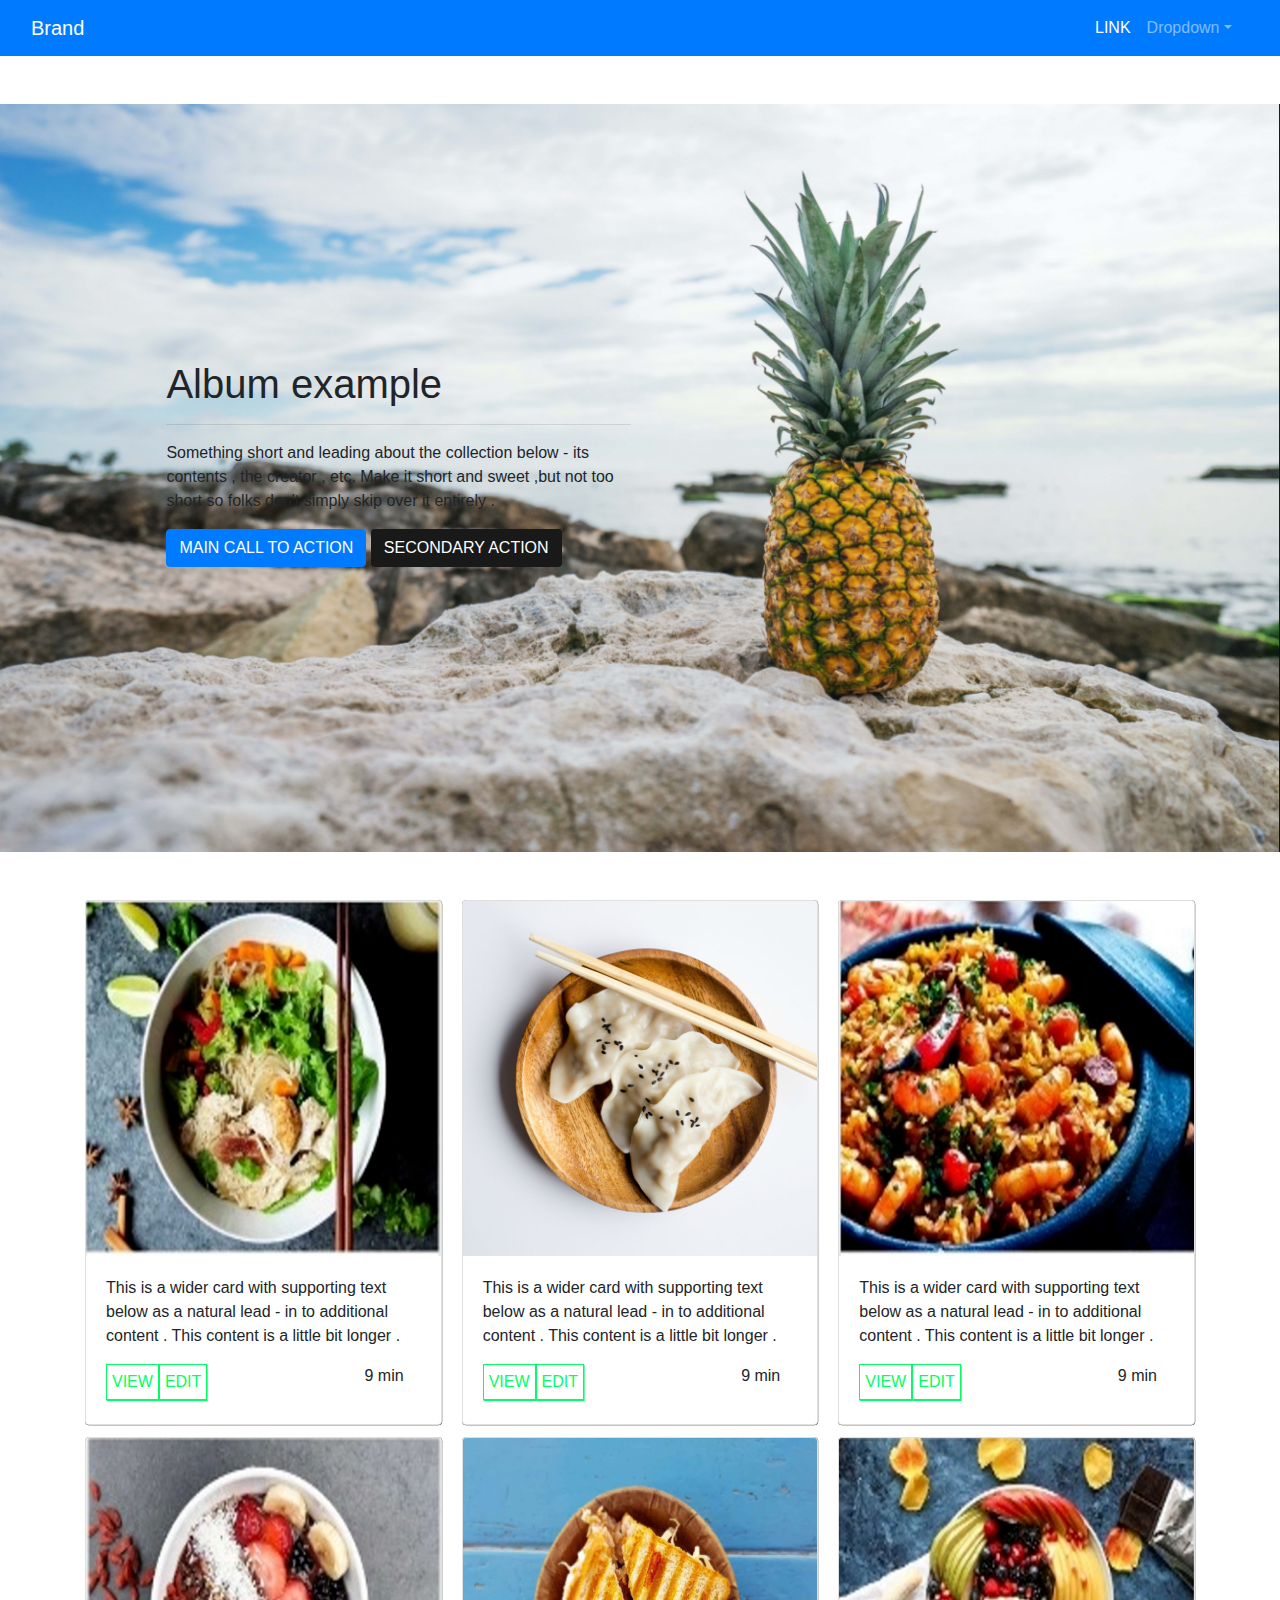
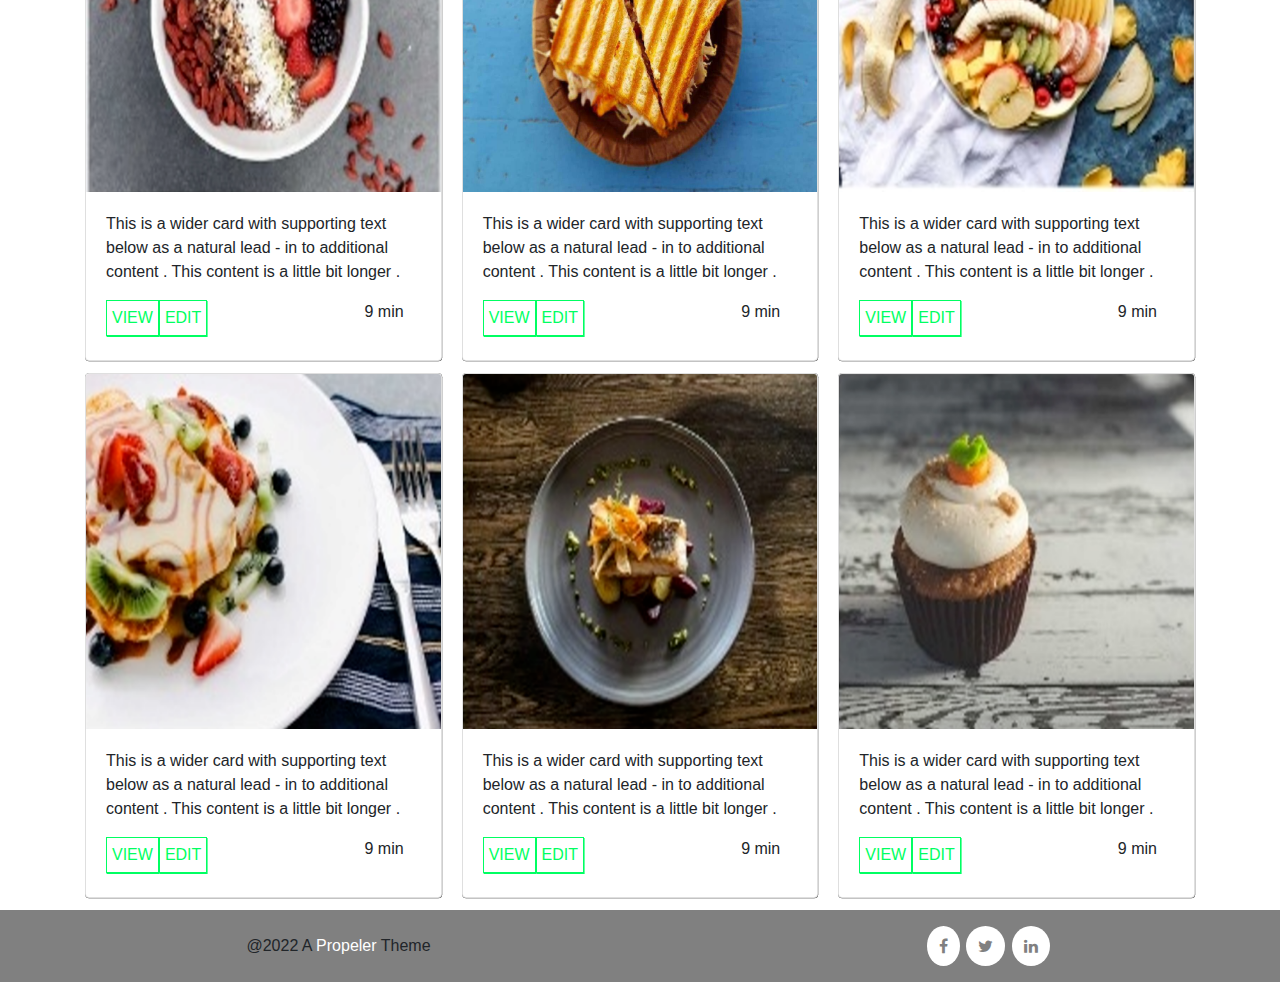
<file: index.html>
<!doctype html>
<html lang="en">
  <head>
    <title>Album example</title>
    <!-- Required meta tags -->
    <meta charset="utf-8">
    <meta name="viewport" content="width=device-width, initial-scale=1, shrink-to-fit=no">
<!-- local css -->
<link rel="stylesheet" href="./css/index.css">
    <!-- Bootstrap CSS -->
    <link rel="stylesheet" href="https://stackpath.bootstrapcdn.com/bootstrap/4.3.1/css/bootstrap.min.css" integrity="sha384-ggOyR0iXCbMQv3Xipma34MD+dH/1fQ784/j6cY/iJTQUOhcWr7x9JvoRxT2MZw1T" crossorigin="anonymous">
 <!--icons link  -->
 <link rel="stylesheet" href="https://cdnjs.cloudflare.com/ajax/libs/font-awesome/4.7.0/css/font-awesome.min.css">
</head>
  <body>
      <!-- nav bar -->
      <nav class="navbar navbar-expand-sm navbar-dark bg-primary">
        <a class="navbar-brand col-md-10 col-2" href="../index.html">Brand</a>
        <button class="navbar-toggler d-lg-none" type="button" data-toggle="collapse" data-target="#collapsibleNavId" aria-controls="collapsibleNavId"
            aria-expanded="false" aria-label="Toggle navigation">
            <span class="navbar-toggler-icon"></span>
        </button>
        <div class="collapse navbar-collapse col-md-2 col-10" id="collapsibleNavId">
            <ul class="navbar-nav mr-auto mt-2 mt-lg-0">
               
                <li class="nav-item">
                    <a href="#tab5Id" class="nav-link active">LINK</a>
                </li>
                <li class="nav-item dropdown">
                    <a class="nav-link dropdown-toggle" data-toggle="dropdown" href="#" role="button" aria-haspopup="true" aria-expanded="false">Dropdown</a>
                    <div class="dropdown-menu">
                        <a class="dropdown-item" href="#tab2Id">Action</a>
                        <a class="dropdown-item" href="#tab3Id">Another action</a>
                        <div class="dropdown-divider"></div>
                        <a class="dropdown-item" href="#tab4Id">Action</a>
                    </div>
                </li>
            </ul>
        </div>
    </nav>
  
    <!-- header -->
  <div class="mt-5 ">
  

    <div class="postion"> 
        <div class="row">
            <div class="col-md-6 col-6 header">
                <h1 >Album example</h1>
            <hr>
            <p>Something short and leading about the collection below - its contents , the creator , etc.
                Make it short and sweet ,but not too short so folks don't  simply skip over it entirely .</p>
               
            </div>
                <div class="col-xs-1-12 col-md-12 header">
                    <a name="" id="" class="btn btn-primary" href="#" role="button">MAIN CALL TO ACTION</a>
                    <a name="" id="" class="btn" href="#" role="button" style="background-color:rgb(26, 25, 25); color: white;">SECONDARY ACTION</a>
                </div>
          </div>
    </div>
  
  <img src="./img/Screenshot_8.png" alt="" width="100%" >
  
</div>

 
<!-- card -->
    <div class="container mt-5">
        <div class="card-columns">
            <div class="card">
                <img class="card-img-top" src="./img/Screenshot_4 (1).png" alt="">
                <div class="card-body">
                    <p class="card-text">
                       This is a wider card with supporting text below as a natural lead - in to additional content . This content is a little bit longer .
                    </p>
                    <div class="row">
                        <div class="col-md-9 col-8 ">    
                                    <div class="btn_card ">
                                <a href="" ><button type="button">VIEW</button></a>
                                <a href=""><button type="button">EDIT</button></a>
                            </div>
                        </div>
                        <div class="col-md-3  col-4">
                            <p>9 min</p>
                        </div>
                    </div>
                </div>
            </div>
            <div class="card">
                <img class="card-img-top" src="./img/asiansq.jpg" alt="">
                <div class="card-body">
                    <p class="card-text">
                       This is a wider card with supporting text below as a natural lead - in to additional content . This content is a little bit longer .
                    </p>
                    <div class="row">
                        <div class="col-md-9 col-8">
                                 <div class="btn_card">
                                <a href=""><button type="button">VIEW</button></a>
                                <a href=""><button type="button">EDIT</button></a>
                            </div>
                        </div>
                        <div class="col-md-3 col-4 ">
                            <p>9 min</p>
                        </div>
                    </div>
                </div>
            </div>
            <div class="card">
                <img class="card-img-top" src="./img/Screenshot_4 (2).png" alt="">
                <div class="card-body">
                    <p class="card-text">
                       This is a wider card with supporting text below as a natural lead - in to additional content . This content is a little bit longer .
                    </p>
                    <div class="row">
                        <div class="col-md-9 col-8">
                                 <div class="btn_card">
                                <a href=""><button type="button">VIEW</button></a>
                                <a href=""><button type="button">EDIT</button></a>
                            </div>
                        </div>
                        <div class="col-md-3 col-4">
                            <p>9 min</p>
                        </div>
                    </div>
                </div>
            </div>
        </div>
        <!-- 2 -->
        <div class="card-columns">
            <div class="card">
                <img class="card-img-top" src="./img/Screenshot_5 (1).png" alt="">
                <div class="card-body">
                    <p class="card-text">
                       This is a wider card with supporting text below as a natural lead - in to additional content . This content is a little bit longer .
                    </p>
                    <div class="row">
                        <div class="col-md-9 col-8">
                                 <div class="btn_card">
                                <a href=""><button type="button">VIEW</button></a>
                                <a href=""><button type="button">EDIT</button></a>
                            </div>
                        </div>
                        <div class="col-md-3 col-4">
                            <p>9 min</p>
                        </div>
                    </div>
                </div>
            </div>
            <div class="card">
                <img class="card-img-top" src="./img/pic.jpg" alt="">
                <div class="card-body">
                    <p class="card-text">
                       This is a wider card with supporting text below as a natural lead - in to additional content . This content is a little bit longer .
                    </p>
                    <div class="row">
                        <div class="col-md-9 col-8">
                                 <div class="btn_card">
                                <a href=""><button type="button">VIEW</button></a>
                                <a href=""><button type="button">EDIT</button></a>
                            </div>
                        </div>
                        <div class="col-md-3 col-4">
                            <p>9 min</p>
                        </div>
                    </div>
                </div>
            </div>
            <div class="card">
                <img class="card-img-top" src="./img/Screenshot_6 (1).png" alt="">
                <div class="card-body">
                    <p class="card-text">
                        This is a wider card with supporting text below as a natural lead - in to additional content 
                        . This content is a little bit longer .
                    </p>
                    <div class="row">
                        <div class="col-md-9 col-8">
                                 <div class="btn_card">
                                <a href=""><button type="button">VIEW</button></a>
                                <a href=""><button type="button">EDIT</button></a>
                            </div>
                        </div>
                        <div class="col-md-3 col-4">
                            <p>9 min</p>
                        </div>
                    </div>
                </div>
            </div>
        </div>
      <!-- 3 -->
      <div class="card-columns">
        <div class="card">
            <img class="card-img-top" src="./img/Screenshot_11.png" alt="">
            <div class="card-body">
                <p class="card-text">
                    This is a wider card with supporting text below as a natural lead - in to additional content . This content is a little bit longer .
                </p>
                <div class="row">
                    <div class="col-md-9 col-8">
                            <div class="btn_card">
                                <a href=""><button type="button">VIEW</button></a>
                                <a href=""><button type="button">EDIT</button></a>
                            </div>
                    </div>
                    <div class="col-md-3 col-4">
                        <p>9 min</p>
                    </div>
                </div>
            </div>
        </div>
        <div class="card">
            <img class="card-img-top" src="./img/Screenshot_9.png" alt="">
            <div class="card-body">
                <p class="card-text">
                    This is a wider card with supporting text below as a natural lead - in to additional content . This content is a little bit longer .
                </p>
                <div class="row">
                    <div class="col-md-9 col-8">
                            <div class="btn_card">
                                <a href=""><button type="button">VIEW</button></a>
                                <a href=""><button type="button">EDIT</button></a>
                            </div>
                    </div>
                    <div class="col-md-3 col-4">
                        <p>9 min</p>
                    </div>
                </div>
            </div>
        </div>
        <div class="card">
            <img class="card-img-top" src="./img/Screenshot_10.png" alt="">
            <div class="card-body">
                <p class="card-text">
                    This is a wider card with supporting text below as a natural lead - in to additional content . This content is a little bit longer .
                </p>
                <div class="row">
                    <div class="col-md-9 col-8">
                            <div class="btn_card">
                                <a href=""><button type="button">VIEW</button></a>
                                <a href=""><button type="button">EDIT</button></a>
                            </div>
                    </div>
                    <div class="col-md-3 col-4">
                        <p>9 min</p>
                    </div>
                </div>
            </div>
        </div>
    </div>    
    </div>
    <!-- footer -->
          <footer>    
            <div class="footer ">
                <p class="mt-4">@2022 A <span style="color: #ffffff;">Propeler</span> Theme</p>
                <ul class="mt-3">
                   
                    <li><a href="#" class="fa fa-facebook"></a></li>
                    <li><a href="#" class="fa fa-twitter"></a></li>
                    <li><a href="#" class="fa fa-linkedin"></a></li>
                </ul>
             </div>
          </footer>
        
  




    <!-- Optional JavaScript -->
    <!-- jQuery first, then Popper.js, then Bootstrap JS -->
    <script src="https://code.jquery.com/jquery-3.3.1.slim.min.js" integrity="sha384-q8i/X+965DzO0rT7abK41JStQIAqVgRVzpbzo5smXKp4YfRvH+8abtTE1Pi6jizo" crossorigin="anonymous"></script>
    <script src="https://cdnjs.cloudflare.com/ajax/libs/popper.js/1.14.7/umd/popper.min.js" integrity="sha384-UO2eT0CpHqdSJQ6hJty5KVphtPhzWj9WO1clHTMGa3JDZwrnQq4sF86dIHNDz0W1" crossorigin="anonymous"></script>
    <script src="https://stackpath.bootstrapcdn.com/bootstrap/4.3.1/js/bootstrap.min.js" integrity="sha384-JjSmVgyd0p3pXB1rRibZUAYoIIy6OrQ6VrjIEaFf/nJGzIxFDsf4x0xIM+B07jRM" crossorigin="anonymous"></script>
  </body>
</html>
</file>
<file: css/index.css>
*{
    padding: 0;
    margin: 0;
    box-sizing: border-box;
}
/* header */
.postion{
    position: absolute;
    margin-top: 8%;
    margin-left: 1%;
    padding: 12%;
}

.card{
    box-shadow: 0.2px 0.2px 0px rgb(19, 19, 19) ;
}
/* card */
.btn_card{
    display: flex;

   

}

.btn_card button{
    border: solid 1px rgb(0, 255, 98);
    background-color: #ffffff;
    color: rgb(0, 255, 98);
    padding: 5px;
    text-align: center;
    box-shadow: 0.6px 1px  0px  rgb(0, 255, 98);
    
    

}
/* footer */
.footer{
    display: flex;
    justify-content: space-around;
    background-color: gray;
  
}
.footer ul{
    display: flex;
    list-style: none;
}
.footer ul li{
    margin-left: 3%;
    margin-right: 3%;
}
.fa {
  padding: 12px;
  font-size: 30px;
  /* width: 30px; */
  text-align: center;
  text-decoration: none;
  border-radius: 50%;
}

.fa-facebook {
    background: #ffffff;
  color: gray;
}
.fa-twitter {
    background: #ffffff;
  color: gray;
}
.fa-linkedin {
    background: #ffffff;
  color: gray;
}
@media only screen and (max-width: 768px) {
    .postion{
        position: absolute;
        margin-top: 1%;
        margin-left: 1%;
        padding: 5%;
    }
    
    .header h1{
        font-size: 180%;
     }
     .header p{
        font-size: 110%;
        color: white;
     }
     .header a{
        font-size: 100%;
        color: white;   
     }
}
@media only screen and (max-width: 575.65px) {
    .postion{
        position: absolute;
        margin-top: 1%;
        margin-left: 1%;
        padding: 5%;
    }
    
    .header h1{
        font-size: 150%;
     }
     .header p{
        font-size: 100%;
        color: white;
     }
     .header a{
        font-size: 70%;
        color: white;   
     }
}

@media only screen and (max-width: 500px) {
    .postion{
        position: absolute;
        margin-top: 1%;
        margin-left: 1%;
        padding: 5%;
    }
    
    .header h1{
        font-size: 110%;
     }
     .header p{
        font-size: 65%;
        color: white;
     }
     .header a{
        font-size: 65%;
        color: white;   
     }
}

@media only screen and (max-width: 376px) {
    .postion{
        position: absolute;
        margin-top: 1%;
        margin-left: 1%;
        padding: 5%;
    }
    
    .header h1{
        font-size: 110%;
     }
     .header p{
        font-size: 62%;
        color: white;
     }
     .header a{
        font-size: 65%;
        color: white;   
     }
}
@media only screen and (max-width: 320px) {
    .postion{
        position: absolute;
        margin-top: 1%;
        margin-left: 1%;
        padding: 5%;
    }
    
    .header h1{
        font-size: 100%;
     }
     .header p{
        font-size: 50%;
        color: rgb(255, 255, 255);
     }
     .header a{
        font-size: 40%;
        color: white;   
     }
}



@media only screen and (min-width: 1200px) {
   
}
</file>
